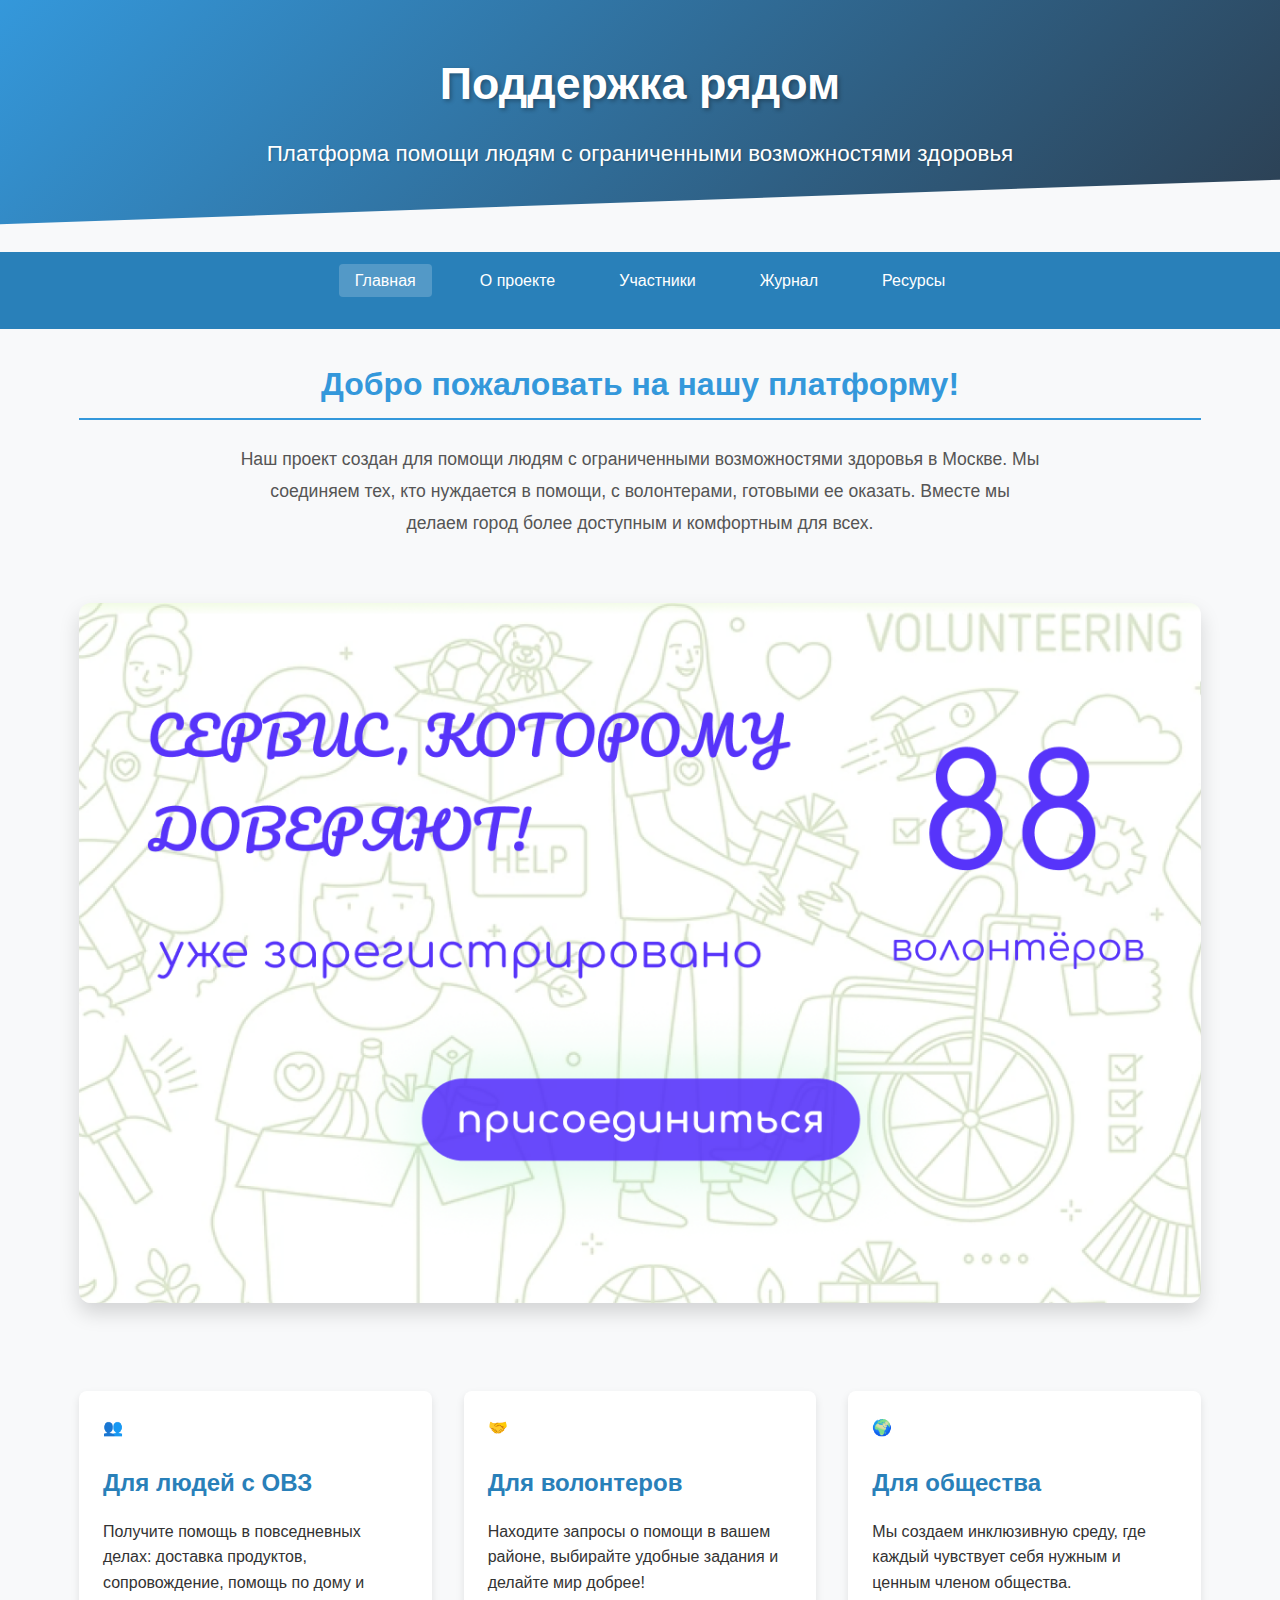
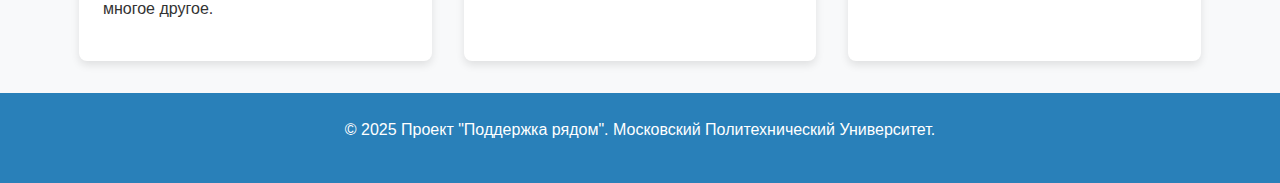
<file: site/index.html>
<!DOCTYPE html>
<html lang="ru">

<head>
	<meta charset="UTF-8">
	<meta name="viewport" content="width=device-width, initial-scale=1.0">
	<title>Поддержка рядом - Главная</title>
	<link rel="stylesheet" href="styles/style.css">
</head>

<body>
	<header>
		<div class="container">
			<h1 class="hero-title">Поддержка рядом</h1>
			<p class="hero-subtitle">Платформа помощи людям с ограниченными возможностями здоровья</p>
		</div>
	</header>

	<nav>
		<div class="container">
			<ul>
				<li><a href="index.html" class="active">Главная</a></li>
				<li><a href="about.html">О проекте</a></li>
				<li><a href="team.html">Участники</a></li>
				<li><a href="journal.html">Журнал</a></li>
				<li><a href="resources.html">Ресурсы</a></li>
			</ul>
		</div>
	</nav>

	<main class="container">
		<section class="intro">
			<h2>Добро пожаловать на нашу платформу!</h2>
			<p class="intro-text">Наш проект создан для помощи людям с ограниченными возможностями здоровья в Москве. Мы соединяем тех, кто нуждается в помощи, с волонтерами, готовыми ее оказать.
				Вместе мы делаем город более доступным и комфортным для всех.</p>
			<img src="images/tm10.png" alt="Волонтер помогает человеку с ограниченными возможностями" class="intro-image">
		</section>

		<section class="features">
			<div class="feature-card">
				<div class="feature-icon">👥</div>
				<h3>Для людей с ОВЗ</h3>
				<p>Получите помощь в повседневных делах: доставка продуктов, сопровождение, помощь по дому и многое другое.</p>
			</div>
			<div class="feature-card">
				<div class="feature-icon">🤝</div>
				<h3>Для волонтеров</h3>
				<p>Находите запросы о помощи в вашем районе, выбирайте удобные задания и делайте мир добрее!</p>
			</div>
			<div class="feature-card">
				<div class="feature-icon">🌍</div>
				<h3>Для общества</h3>
				<p>Мы создаем инклюзивную среду, где каждый чувствует себя нужным и ценным членом общества.</p>
			</div>
		</section>
	</main>

	<footer>
		<div class="container">
			<p>&copy; 2025 Проект "Поддержка рядом". Московский Политехнический Университет.</p>
		</div>
	</footer>
</body>

</html>
</file>
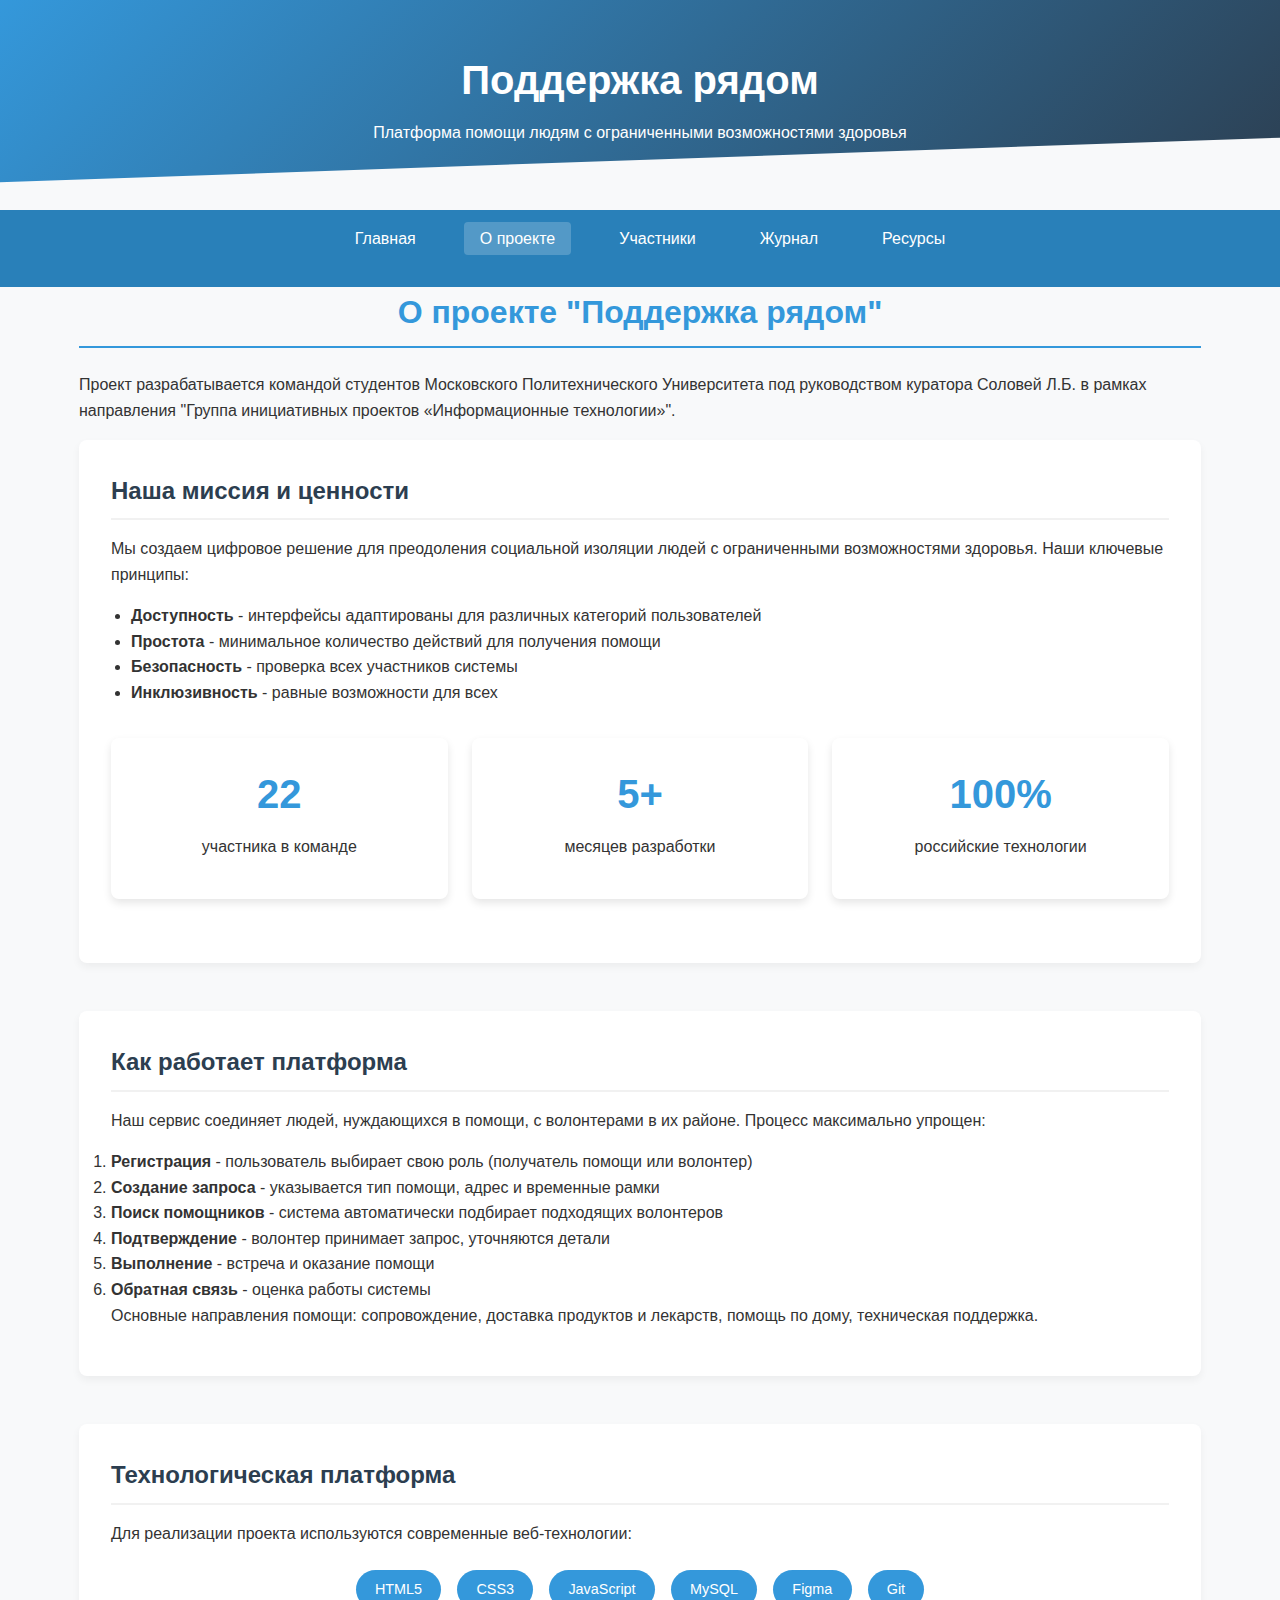
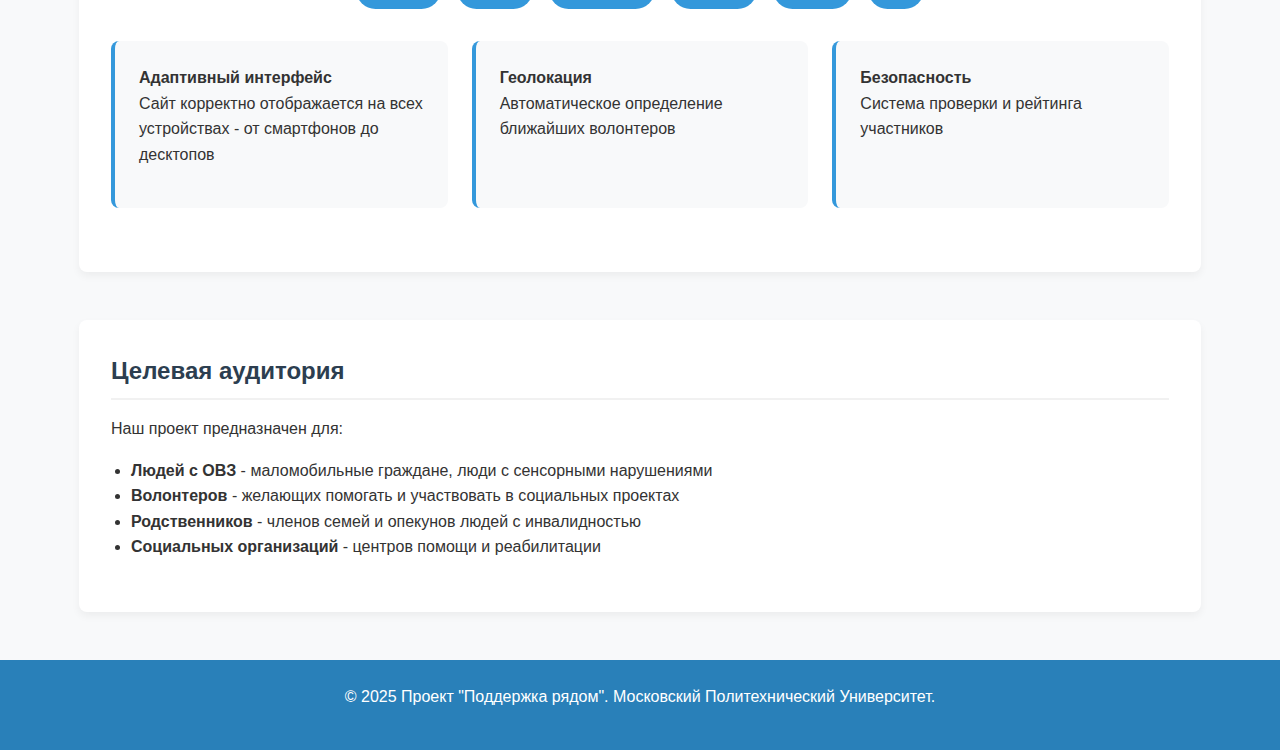
<file: site/about.html>
<!DOCTYPE html>
<html lang="ru">

<head>
	<meta charset="UTF-8">
	<meta name="viewport" content="width=device-width, initial-scale=1.0">
	<title>Поддержка рядом - О проекте</title>
	<link rel="stylesheet" href="styles/style.css">
</head>

<body>
	<header>
		<div class="container">
			<h1>Поддержка рядом</h1>
			<p>Платформа помощи людям с ограниченными возможностями здоровья</p>
		</div>
	</header>

	<nav>
		<div class="container">
			<ul>
				<li><a href="index.html">Главная</a></li>
				<li><a href="about.html" class="active">О проекте</a></li>
				<li><a href="team.html">Участники</a></li>
				<li><a href="journal.html">Журнал</a></li>
				<li><a href="resources.html">Ресурсы</a></li>
			</ul>
		</div>
	</nav>

	<main class="container">
		<section>
			<h2>О проекте "Поддержка рядом"</h2>
			<p>Проект разрабатывается командой студентов Московского Политехнического Университета под руководством куратора Соловей Л.Б. в рамках направления "Группа инициативных проектов
				«Информационные технологии»".</p>

			<article>
				<h3>Наша миссия и ценности</h3>
				<p>Мы создаем цифровое решение для преодоления социальной изоляции людей с ограниченными возможностями здоровья. Наши ключевые принципы:</p>
				<ul>
					<li><strong>Доступность</strong> - интерфейсы адаптированы для различных категорий пользователей</li>
					<li><strong>Простота</strong> - минимальное количество действий для получения помощи</li>
					<li><strong>Безопасность</strong> - проверка всех участников системы</li>
					<li><strong>Инклюзивность</strong> - равные возможности для всех</li>
				</ul>

				<div class="mission-stats">
					<div class="stat-card">
						<div class="stat-number">22</div>
						<p>участника в команде</p>
					</div>
					<div class="stat-card">
						<div class="stat-number">5+</div>
						<p>месяцев разработки</p>
					</div>
					<div class="stat-card">
						<div class="stat-number">100%</div>
						<p>российские технологии</p>
					</div>
				</div>
			</article>

			<article>
				<h3>Как работает платформа</h3>
				<p>Наш сервис соединяет людей, нуждающихся в помощи, с волонтерами в их районе. Процесс максимально упрощен:</p>


				<ol>
					<li><strong>Регистрация</strong> - пользователь выбирает свою роль (получатель помощи или волонтер)</li>
					<li><strong>Создание запроса</strong> - указывается тип помощи, адрес и временные рамки</li>
					<li><strong>Поиск помощников</strong> - система автоматически подбирает подходящих волонтеров</li>
					<li><strong>Подтверждение</strong> - волонтер принимает запрос, уточняются детали</li>
					<li><strong>Выполнение</strong> - встреча и оказание помощи</li>
					<li><strong>Обратная связь</strong> - оценка работы системы</li>
				</ol>

				<p>Основные направления помощи: сопровождение, доставка продуктов и лекарств, помощь по дому, техническая поддержка.</p>
			</article>

			<article>
				<h3>Технологическая платформа</h3>
				<p>Для реализации проекта используются современные веб-технологии:</p>

				<div class="tech-stack">
					<span>HTML5</span>
					<span>CSS3</span>
					<span>JavaScript</span>
					<span>MySQL</span>
					<span>Figma</span>
					<span>Git</span>
				</div>

				<div class="tech-features">
					<div class="tech-feature">
						<h4>Адаптивный интерфейс</h4>
						<p>Сайт корректно отображается на всех устройствах - от смартфонов до десктопов</p>
					</div>
					<div class="tech-feature">
						<h4>Геолокация</h4>
						<p>Автоматическое определение ближайших волонтеров</p>
					</div>
					<div class="tech-feature">
						<h4>Безопасность</h4>
						<p>Система проверки и рейтинга участников</p>
					</div>
				</div>
			</article>

			<article>
				<h3>Целевая аудитория</h3>
				<p>Наш проект предназначен для:</p>
				<ul>
					<li><strong>Людей с ОВЗ</strong> - маломобильные граждане, люди с сенсорными нарушениями</li>
					<li><strong>Волонтеров</strong> - желающих помогать и участвовать в социальных проектах</li>
					<li><strong>Родственников</strong> - членов семей и опекунов людей с инвалидностью</li>
					<li><strong>Социальных организаций</strong> - центров помощи и реабилитации</li>
				</ul>
			</article>
		</section>
	</main>

	<footer>
		<div class="container">
			<p>&copy; 2025 Проект "Поддержка рядом". Московский Политехнический Университет.</p>
		</div>
	</footer>
</body>

</html>
</file>
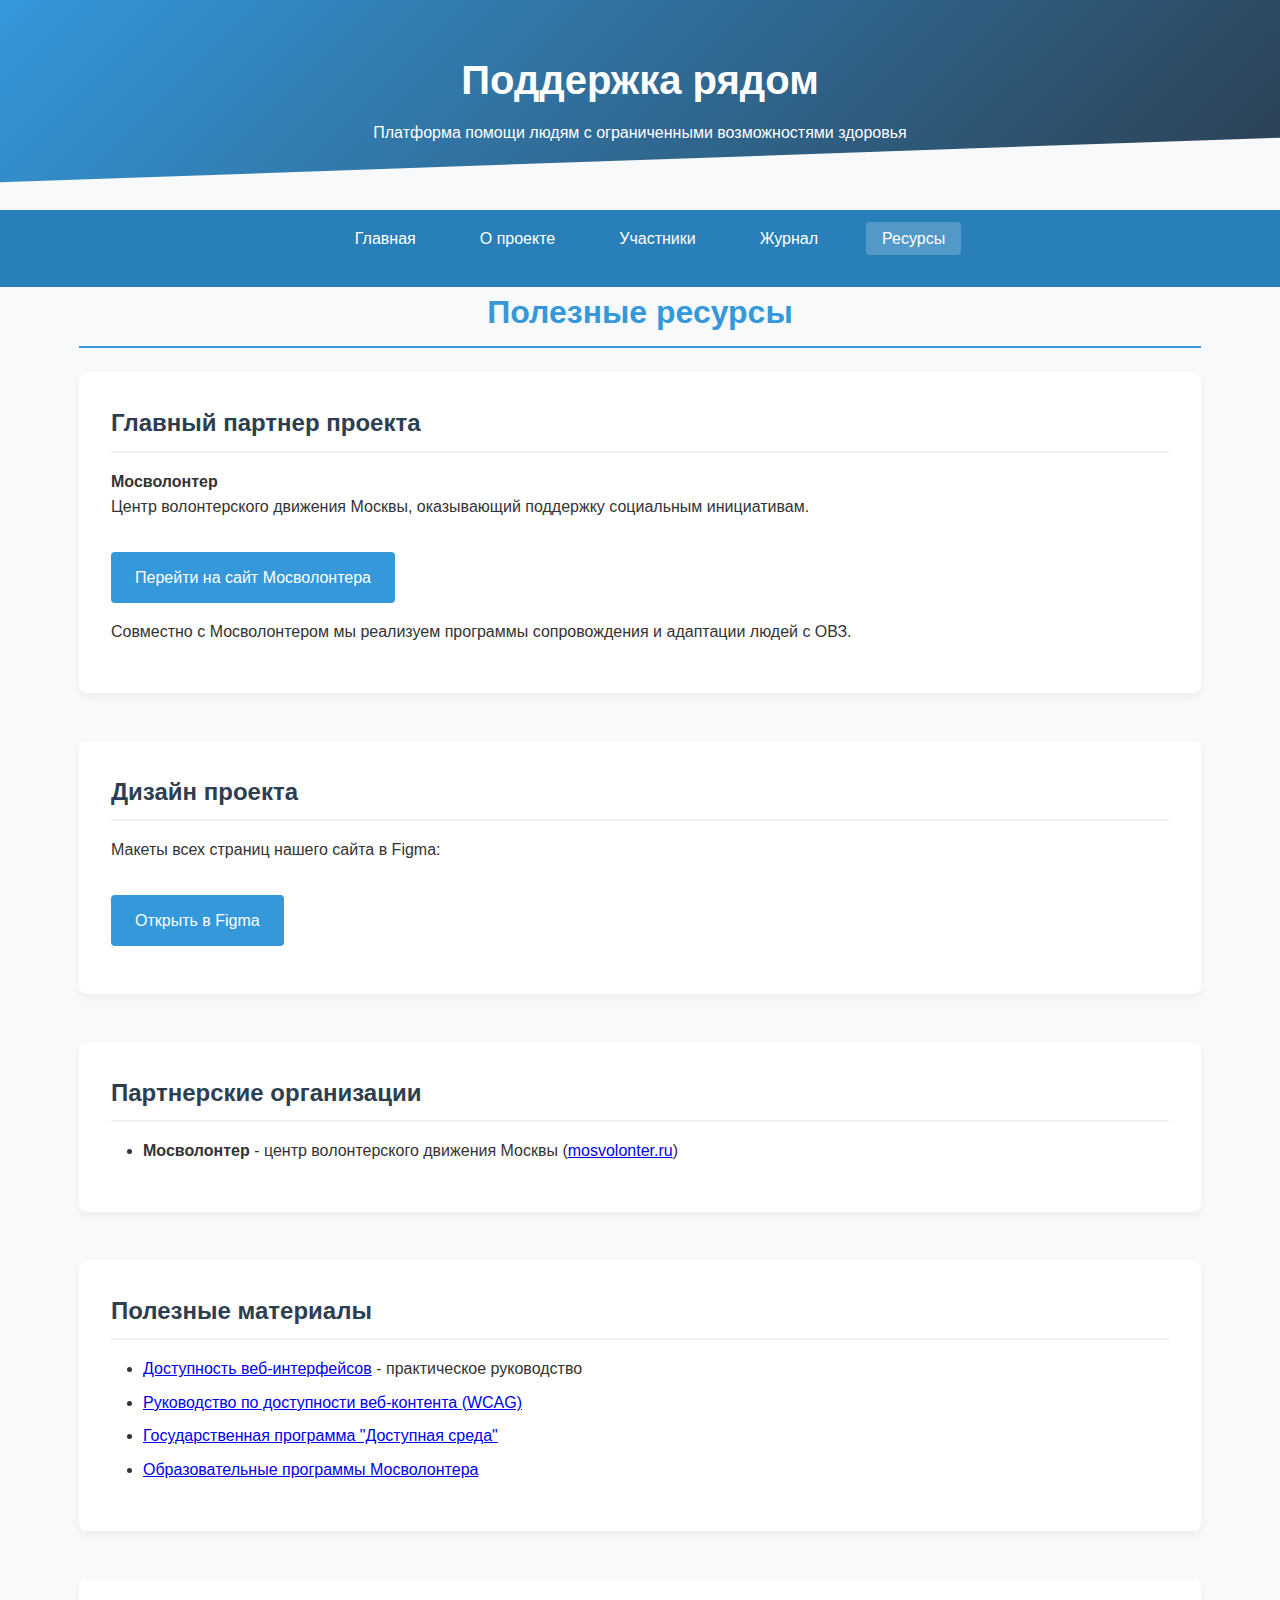
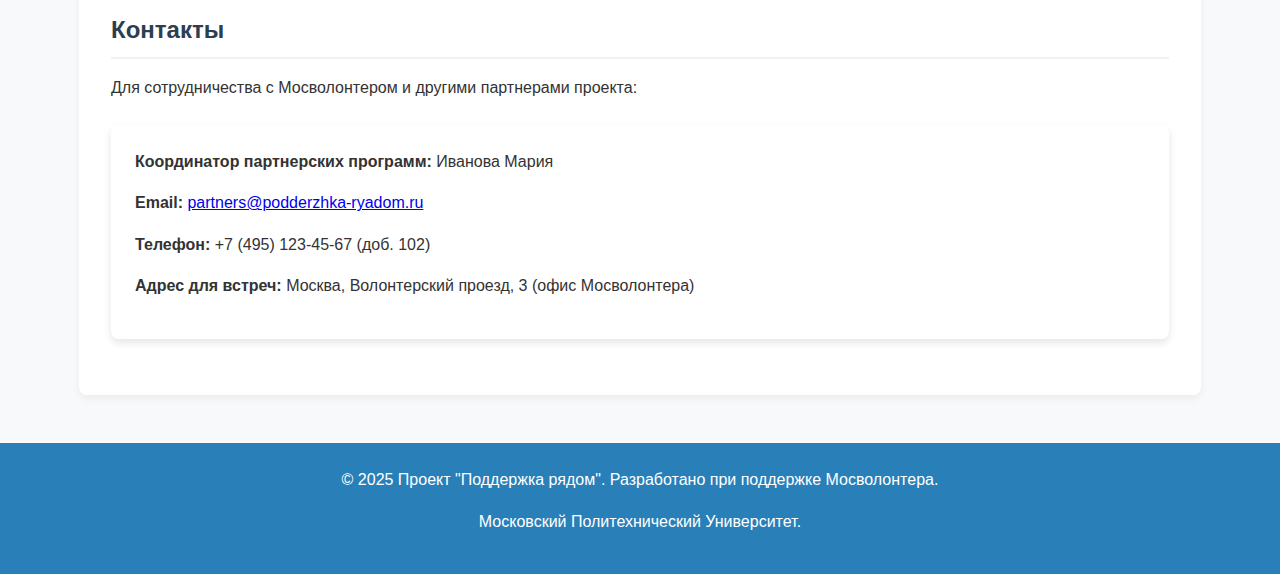
<file: site/resources.html>
<!DOCTYPE html>
<html lang="ru">

<head>
	<meta charset="UTF-8">
	<meta name="viewport" content="width=device-width, initial-scale=1.0">
	<title>Поддержка рядом - Ресурсы</title>
	<link rel="stylesheet" href="styles/style.css">
</head>

<body>
	<header>
		<div class="container">
			<h1>Поддержка рядом</h1>
			<p>Платформа помощи людям с ограниченными возможностями здоровья</p>
		</div>
	</header>

	<nav>
		<div class="container">
			<ul>
				<li><a href="index.html">Главная</a></li>
				<li><a href="about.html">О проекте</a></li>
				<li><a href="team.html">Участники</a></li>
				<li><a href="journal.html">Журнал</a></li>
				<li><a href="resources.html" class="active">Ресурсы</a></li>
			</ul>
		</div>
	</nav>

	<main class="container">
		<section>
			<h2>Полезные ресурсы</h2>

			<article>
				<h3>Главный партнер проекта</h3>
				<div class="partner-highlight">
					<h4>Мосволонтер</h4>
					<p>Центр волонтерского движения Москвы, оказывающий поддержку социальным инициативам.</p>
					<a href="https://mosvolonter.ru" class="resource-link" target="_blank">Перейти на сайт Мосволонтера</a>
					<p>Совместно с Мосволонтером мы реализуем программы сопровождения и адаптации людей с ОВЗ.</p>
				</div>
			</article>

			<article>
				<h3>Дизайн проекта</h3>
				<p>Макеты всех страниц нашего сайта в Figma:</p>
				<a href="https://www.figma.com/design/6GBiugGWMh3fwpYS8xzTNl/Untitled?node-id=0-1&p=f&t=wnIDRHpBRuqskFXz-0" class="resource-link" target="_blank">Открыть в Figma</a>
			</article>

			<article>
				<h3>Партнерские организации</h3>
				<ul class="resource-list">
					<li><strong>Мосволонтер</strong> - центр волонтерского движения Москвы (<a href="https://mosvolonter.ru" target="_blank">mosvolonter.ru</a>)</li>

				</ul>
			</article>

			<article>
				<h3>Полезные материалы</h3>
				<ul class="resource-list">
					<li><a href="https://habr.com/ru/articles/436880/" target="_blank">Доступность веб-интерфейсов</a> - практическое руководство</li>
					<li><a href="https://www.w3.org/WAI/standards-guidelines/wcag/ru" target="_blank">Руководство по доступности веб-контента (WCAG)</a></li>
					<li><a href="https://минтруд.рф/docs/1512" target="_blank">Государственная программа "Доступная среда"</a></li>
					<li><a href="https://mosvolonter.ru/education" target="_blank">Образовательные программы Мосволонтера</a></li>
				</ul>
			</article>

			<article>
				<h3>Контакты</h3>
				<p>Для сотрудничества с Мосволонтером и другими партнерами проекта:</p>
				<div class="contacts">
					<p><strong>Координатор партнерских программ:</strong> Иванова Мария</p>
					<p><strong>Email:</strong> <a href="mailto:partners@podderzhka-ryadom.ru">partners@podderzhka-ryadom.ru</a></p>
					<p><strong>Телефон:</strong> +7 (495) 123-45-67 (доб. 102)</p>
					<p><strong>Адрес для встреч:</strong> Москва, Волонтерский проезд, 3 (офис Мосволонтера)</p>
				</div>
			</article>
		</section>
	</main>

	<footer>
		<div class="container">
			<p>&copy; 2025 Проект "Поддержка рядом". Разработано при поддержке Мосволонтера.</p>
			<p>Московский Политехнический Университет.</p>
		</div>
	</footer>
</body>

</html>
</file>
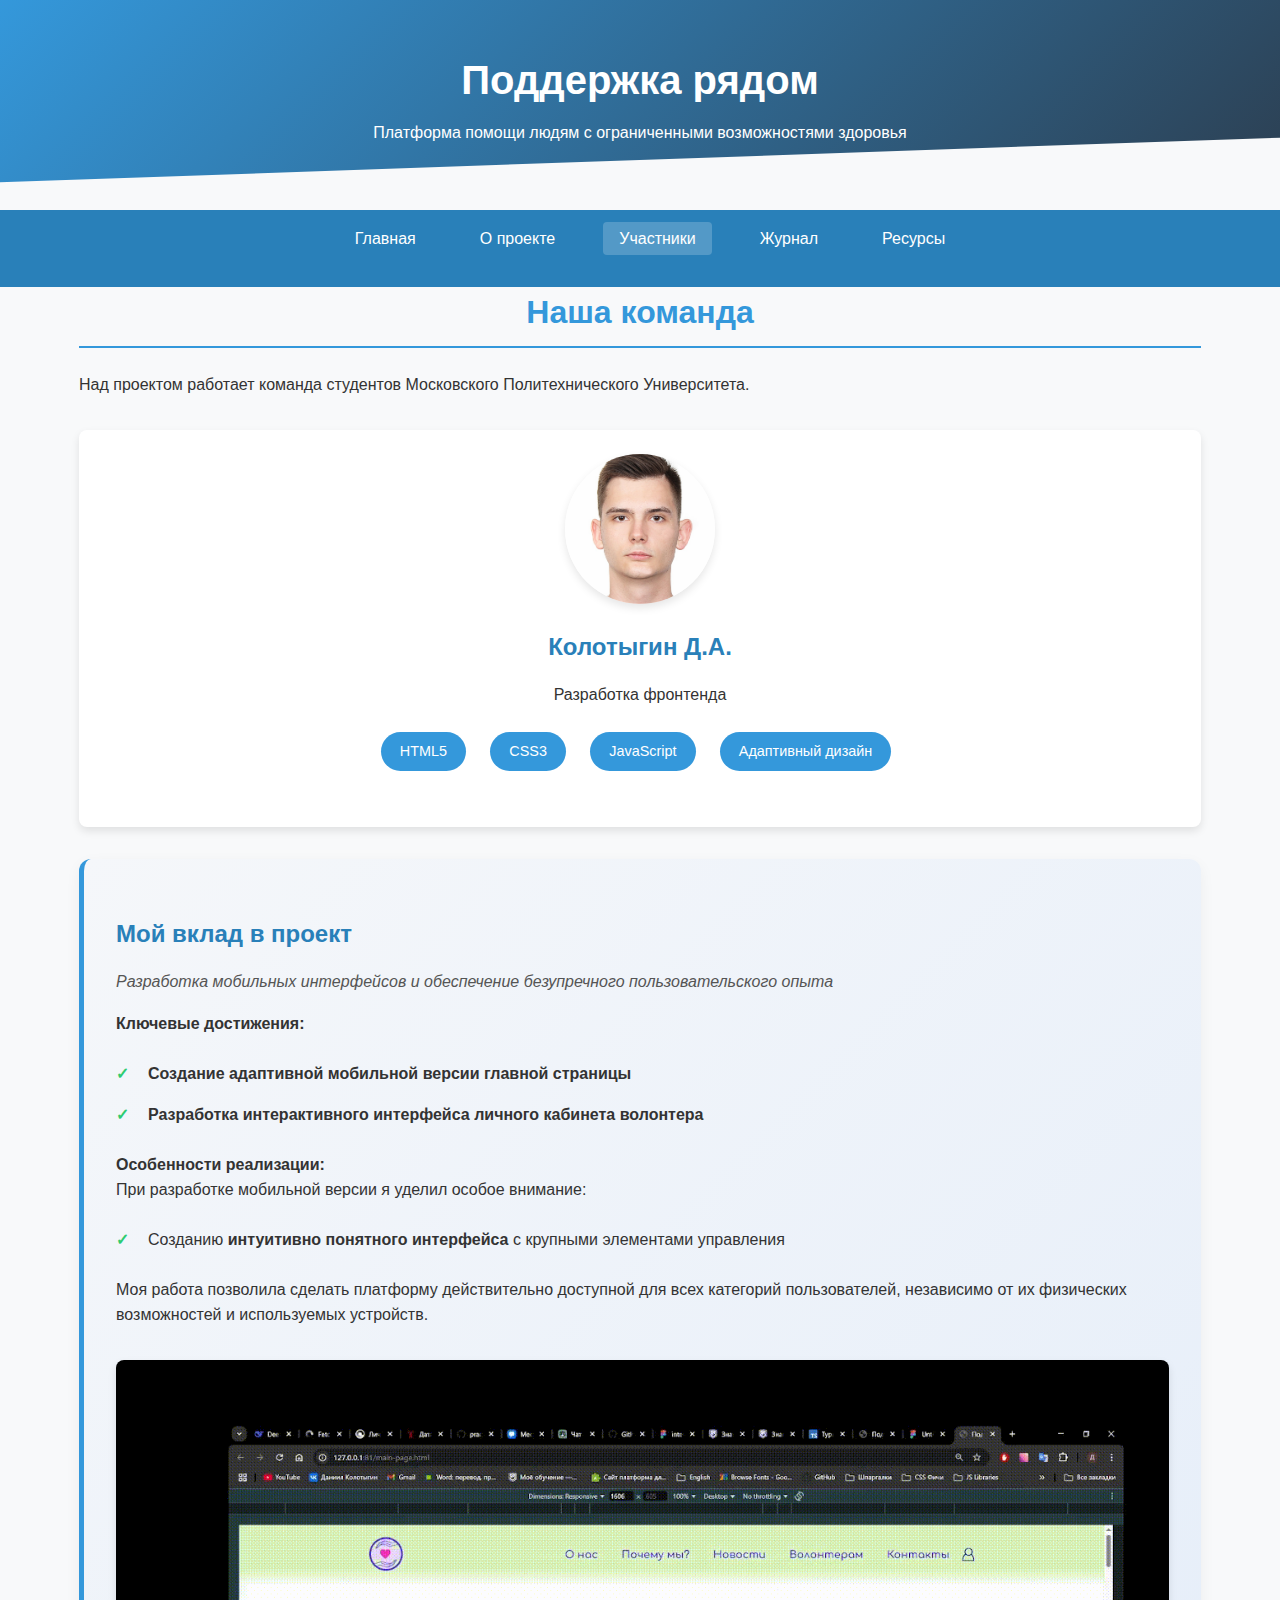
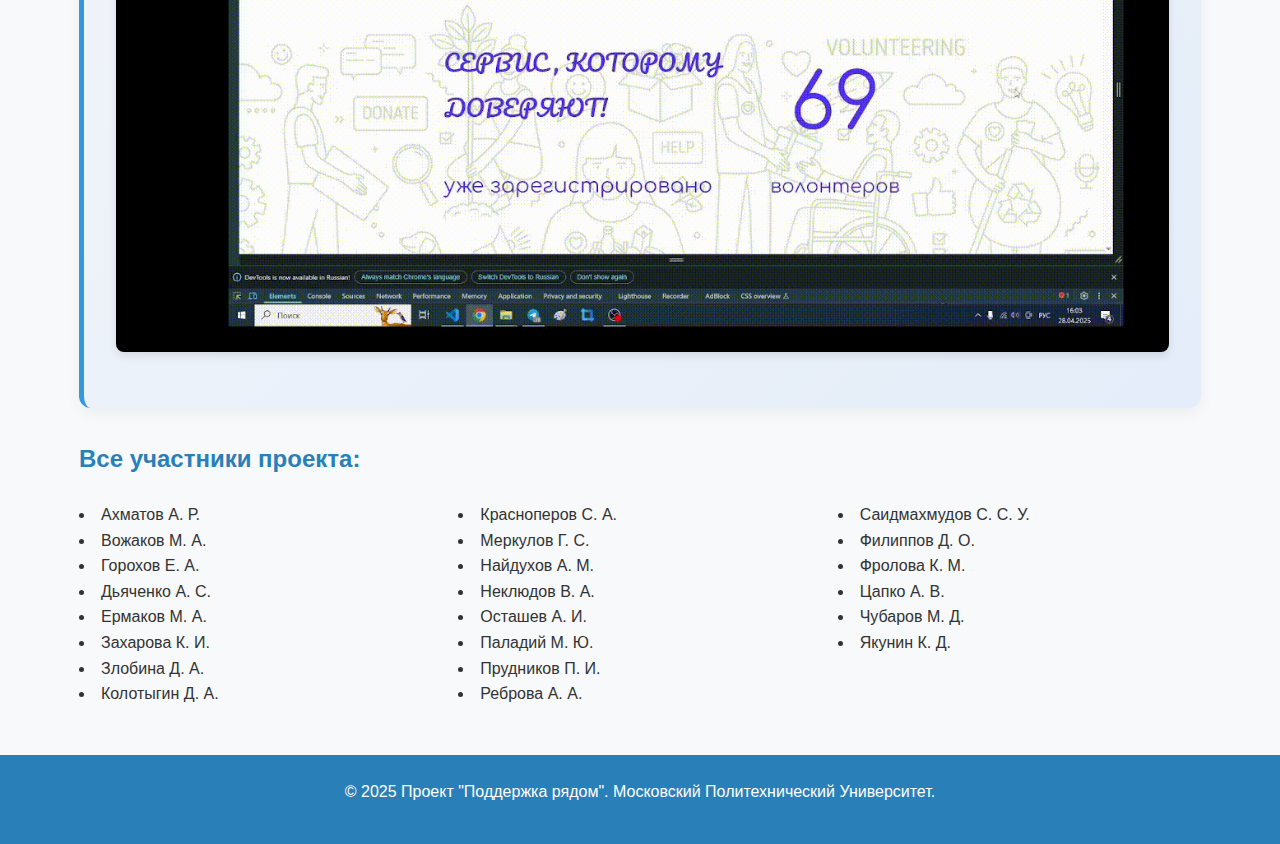
<file: site/team.html>
<!DOCTYPE html>
<html lang="ru">

<head>
	<meta charset="UTF-8">
	<meta name="viewport" content="width=device-width, initial-scale=1.0">
	<title>Поддержка рядом - Участники</title>
	<link rel="stylesheet" href="styles/style.css">
</head>

<body>
	<header>
		<div class="container">
			<h1>Поддержка рядом</h1>
			<p>Платформа помощи людям с ограниченными возможностями здоровья</p>
		</div>
	</header>

	<nav>
		<div class="container">
			<ul>
				<li><a href="index.html">Главная</a></li>
				<li><a href="about.html">О проекте</a></li>
				<li><a href="team.html" class="active">Участники</a></li>
				<li><a href="journal.html">Журнал</a></li>
				<li><a href="resources.html">Ресурсы</a></li>
			</ul>
		</div>
	</nav>

	<main class="container">
		<section>
			<h2>Наша команда</h2>
			<p>Над проектом работает команда студентов Московского Политехнического Университета.</p>

			<div class="team-grid">
				<div class="team-member">
					<img src="images/avatar1.jpg" alt="Фронтенд-разработчик">
					<h3>Колотыгин Д.А.</h3>
					<p class="role">Разработка фронтенда</p>
					<div class="tech-stack">
						<span class="tech-badge">HTML5</span>
						<span class="tech-badge">CSS3</span>
						<span class="tech-badge">JavaScript</span>
						<span class="tech-badge">Адаптивный дизайн</span>
					</div>
				</div>
			</div>

			<div class="member-highlight">
				<h3>Мой вклад в проект</h3>
				<p class="role-description">Разработка мобильных интерфейсов и обеспечение безупречного пользовательского опыта</p>

				<h4>Ключевые достижения:</h4>
				<ul class="contribution-list">
					<li><strong>Создание адаптивной мобильной версии главной страницы</strong></li>
					<li><strong>Разработка интерактивного интерфейса личного кабинета волонтера</strong></li>

				</ul>

				<h4>Особенности реализации:</h4>
				<p>При разработке мобильной версии я уделил особое внимание:</p>
				<ul class="contribution-list">
					<li>Созданию <strong>интуитивно понятного интерфейса</strong> с крупными элементами управления</li>
				</ul>

				<p>Моя работа позволила сделать платформу действительно доступной для всех категорий пользователей, независимо от их физических возможностей и используемых устройств.</p>
				<img src="images/adaptiv.gif" alt="Результат работы">
			</div>

			<h3>Все участники проекта:</h3>
			<ul class="full-team-list">
				<li>Ахматов А. Р.</li>
				<li>Вожаков М. А.</li>
				<li>Горохов Е. А.</li>
				<li>Дьяченко А. С.</li>
				<li>Ермаков М. А.</li>
				<li>Захарова К. И.</li>
				<li>Злобина Д. А.</li>
				<li>Колотыгин Д. А.</li>
				<li>Красноперов С. А.</li>
				<li>Меркулов Г. С.</li>
				<li>Найдухов А. М.</li>
				<li>Неклюдов В. А.</li>
				<li>Осташев А. И.</li>
				<li>Паладий М. Ю.</li>
				<li>Прудников П. И.</li>
				<li>Реброва А. А.</li>
				<li>Саидмахмудов С. С. У.</li>
				<li>Филиппов Д. О.</li>
				<li>Фролова К. М.</li>
				<li>Цапко А. В.</li>
				<li>Чубаров М. Д.</li>
				<li>Якунин К. Д.</li>
			</ul>
		</section>
	</main>

	<footer>
		<div class="container">
			<p>&copy; 2025 Проект "Поддержка рядом". Московский Политехнический Университет.</p>
		</div>
	</footer>
</body>


</html>
</file>
<file: site/styles/style.css>
/* Основные стили */
:root {
    --primary-color: #3498db;
    --secondary-color: #2980b9;
    --background-color: #f8f9fa;
    --text-color: #333;
    --light-text: #fff;
    --border-color: #ddd;
    --card-shadow: 0 4px 8px rgba(0, 0, 0, 0.1);
}

* {
    margin: 0;
    padding: 0;
    box-sizing: border-box;
}

body {
    font-family: 'Segoe UI', Tahoma, Geneva, Verdana, sans-serif;
    line-height: 1.6;
    color: var(--text-color);
    background-color: var(--background-color);
}

.container {
    width: 90%;
    max-width: 1200px;
    margin: 0 auto;
    padding: 0 15px;
}

/* Шапка */
header {
    background-color: var(--primary-color);
    color: var(--light-text);
    padding: 2rem 0;
    text-align: center;
}

header h1 {
    font-size: 2.5rem;
    margin-bottom: 0.5rem;
}

/* Навигация */
nav {
    background-color: var(--secondary-color);
    padding: 1rem 0;
    position: sticky;
    top: 0;
    z-index: 100;
}

ul {
	margin-left: 20px;
	margin-bottom: 20px;
}

nav ul {
    display: flex;
    justify-content: center;
    list-style: none;
}

nav li {
    margin: 0 1rem;
}

nav a {
    color: var(--light-text);
    text-decoration: none;
    font-weight: 500;
    padding: 0.5rem 1rem;
    border-radius: 4px;
    transition: background-color 0.3s;
}

nav a:hover, nav a.active {
    background-color: rgba(255, 255, 255, 0.2);
}

/* Основное содержимое */
main {
    padding: 2rem 0;
}

section {
    margin-bottom: 3rem;
}

h2 {
    color: var(--primary-color);
    margin-bottom: 1.5rem;
    font-size: 2rem;
    border-bottom: 2px solid var(--primary-color);
    padding-bottom: 0.5rem;
	text-align: center;
}

h3 {
    color: var(--secondary-color);
    margin: 1.5rem 0 1rem;
    font-size: 1.5rem;
}

p {
    margin-bottom: 1rem;
}

img {
    max-width: 100%;
    height: auto;
    border-radius: 8px;
    margin: 1rem 0;
    box-shadow: var(--card-shadow);
}

/* Карточки на главной */
.features {
    display: grid;
    grid-template-columns: repeat(auto-fit, minmax(300px, 1fr));
    gap: 2rem;
    margin: 2rem 0;
}

.feature-card {
    background-color: white;
    padding: 1.5rem;
    border-radius: 8px;
    box-shadow: var(--card-shadow);
    transition: transform 0.3s;
}

.feature-card:hover {
    transform: translateY(-5px);
}

/* Команда */
.team-grid {
    display: grid;
    grid-template-columns: repeat(auto-fit, minmax(250px, 1fr));
    gap: 2rem;
    margin: 2rem 0;
}

.team-member {
    background-color: white;
    padding: 1.5rem;
    border-radius: 8px;
    box-shadow: var(--card-shadow);
    text-align: center;
}

.team-member img {
    width: 150px;
    height: 150px;
    border-radius: 50%;
    object-fit: cover;
    margin: 0 auto 1rem;
    display: block;
}

.full-team-list {
    columns: 3;
    list-style-position: inside;
    margin: 1.5rem 0;
}

/* Журнал */
.journal-entry {
    background-color: white;
    padding: 1.5rem;
    border-radius: 8px;
    box-shadow: var(--card-shadow);
    margin-bottom: 2rem;
}

.journal-date {
    color: var(--secondary-color);
    font-weight: bold;
    margin-bottom: 0.5rem;
}

.journal-author {
    font-style: italic;
    text-align: right;
    margin-top: 1rem;
    color: #666;
}

/* Ресурсы */
.resource-link {
    display: inline-block;
    background-color: var(--primary-color);
    color: white;
    padding: 0.8rem 1.5rem;
    border-radius: 4px;
    text-decoration: none;
    margin: 1rem 0;
    transition: background-color 0.3s;
}

.resource-link:hover {
    background-color: var(--secondary-color);
}

.resource-list {
    margin: 1rem 0 1rem 2rem;
}

.resource-list li {
    margin-bottom: 0.5rem;
}

.hero-title {
	font-size: 2.8rem;
	margin-bottom: 1rem;
	color: #fff;
	text-shadow: 2px 2px 4px rgba(0, 0, 0, 0.3);
	animation: fadeIn 1.5s ease-in-out;
}

.hero-subtitle {
	font-size: 1.4rem;
	color: #fff;
	text-shadow: 1px 1px 2px rgba(0, 0, 0, 0.2);
	margin-bottom: 2rem;
}

.intro-image {
	width: 100%;
	max-height: 700px;
	object-fit: cover;
	border-radius: 12px;
	box-shadow: 0 10px 20px rgba(0, 0, 0, 0.15);
	margin: 2rem 0;
	transition: transform 0.3s ease, box-shadow 0.3s ease;
}

.intro-image:hover {
	transform: scale(1.02);
	box-shadow: 0 15px 30px rgba(0, 0, 0, 0.2);
}

.intro {
	padding-top: 30px;
}

@keyframes fadeIn {
	from { opacity: 0; transform: translateY(20px); }
	to { opacity: 1; transform: translateY(0); }
}

header {
	background: linear-gradient(135deg, #3498db, #2c3e50);
	padding: 3rem 0;
	text-align: center;
	position: relative;
	overflow: hidden;
}

header::after {
	content: '';
	position: absolute;
	bottom: -50px;
	left: 0;
	right: 0;
	height: 100px;
	background: #f8f9fa;
	transform: skewY(-2deg);
	z-index: 1;
}

.contacts {
    background-color: white;
    padding: 1.5rem;
    border-radius: 8px;
    box-shadow: var(--card-shadow);
    margin: 1.5rem 0;
}

.contact-map {
    width: 100%;
    max-height: 400px;
    object-fit: cover;
}

/* Технологии */
.tech-stack {
    display: flex;
    flex-wrap: wrap;
	justify-content: center;

    gap: 1rem;
    margin: 1rem 0;
}

.tech-stack span {
    background-color: var(--primary-color);
    color: white;
    padding: 0.5rem 1rem;
    border-radius: 20px;
    font-size: 0.9rem;
}

/* Подвал */
footer {
    background-color: var(--secondary-color);
    color: var(--light-text);
    text-align: center;
    padding: 1.5rem 0;
    margin-top: 2rem;
}

/* Адаптивность */
@media (max-width: 768px) {
    nav ul {
        flex-direction: column;
        align-items: center;
    }
    
    nav li {
        margin: 0.5rem 0;
    }
    
    .full-team-list {
        columns: 2;
    }
}

@media (max-width: 480px) {
    header h1 {
        font-size: 2rem;
    }
    
    .full-team-list {
        columns: 1;
    }
}

.intro-text {
    font-size: 1.1rem;
    line-height: 1.8;
    color: #555;
    max-width: 800px;
    margin: 0 auto 2rem;
    text-align: center;
}

.member-highlight {
	background: linear-gradient(135deg, #f5f7fa 0%, #e4edf9 100%);
	border-radius: 12px;
	padding: 2rem;
	margin: 2rem 0;
	border-left: 5px solid #3498db;
	box-shadow: 0 5px 15px rgba(0,0,0,0.05);
}

.contribution-list {
	list-style-type: none;
	margin: 1.5rem 0;
}

.contribution-list li {
	position: relative;
	padding-left: 2rem;
	margin-bottom: 1rem;
	line-height: 1.6;
}

.contribution-list li:before {
	content: "✓";
	color: #2ecc71;
	font-weight: bold;
	position: absolute;
	left: 0;
}

.tech-badge {
	display: inline-block;
	background-color: #3498db;
	color: white;
	padding: 0.3rem 0.8rem;
	border-radius: 20px;
	font-size: 0.8rem;
	margin-right: 0.5rem;
	margin-bottom: 0.5rem;
}

.role-description {
	font-style: italic;
	color: #555;
	margin: 1rem 0;
}

.tech-stack {
    display: flex;
    flex-wrap: wrap;
    gap: 1rem;
    margin: 1.5rem 0;
}

.tech-stack span {
    background-color: #3498db;
    color: white;
    padding: 0.5rem 1.2rem;
    border-radius: 20px;
    font-size: 0.9rem;
}

article {
    margin-bottom: 3rem;
    background: white;
    padding: 2rem;
    border-radius: 8px;
    box-shadow: 0 4px 8px rgba(0,0,0,0.05);
}

article h3 {
    color: #2c3e50;
    margin-top: 0;
    padding-bottom: 0.5rem;
    border-bottom: 2px solid #f1f1f1;
}

.mission-stats {
	display: grid;
	grid-template-columns: repeat(auto-fit, minmax(200px, 1fr));
	gap: 1.5rem;
	margin: 2rem 0;
}

.stat-card {
	background: white;
	padding: 1.5rem;
	border-radius: 8px;
	box-shadow: 0 4px 8px rgba(0,0,0,0.1);
	text-align: center;
}

.stat-number {
	font-size: 2.5rem;
	font-weight: bold;
	color: #3498db;
	margin-bottom: 0.5rem;
}

.workflow-diagram {
	max-width: 800px;
	margin: 2rem auto;
	border-radius: 8px;
	box-shadow: 0 5px 15px rgba(0,0,0,0.1);
}

.tech-features {
	display: grid;
	grid-template-columns: repeat(auto-fit, minmax(250px, 1fr));
	gap: 1.5rem;
	margin: 2rem 0;
}

.tech-feature {
	background: #f8f9fa;
	padding: 1.5rem;
	border-radius: 8px;
	border-left: 4px solid #3498db;
}

.image-gallery {
	display: grid;
	grid-template-columns: repeat(auto-fit, minmax(300px, 1fr));
	gap: 1.5rem;
	margin: 2rem 0;
}

.gallery-item {
	position: relative;
	border-radius: 8px;
	overflow: hidden;
	box-shadow: 0 4px 8px rgba(0,0,0,0.1);
	transition: transform 0.3s ease, box-shadow 0.3s ease;
}

.journal-entry:first-of-type .gallery-item img {
	height: 250px !important;
}

.gallery-item:hover {
	transform: translateY(-5px);
	box-shadow: 0 8px 16px rgba(0,0,0,0.15);
}

.gallery-item img {
	width: 100%;
	height: 550px;
	object-fit: cover;
	display: block;
}

.gallery-caption {
	position: absolute;
	bottom: 0;
	left: 0;
	right: 0;
	background: rgba(0,0,0,0.7);
	color: white;
	padding: 0.8rem;
	font-size: 0.9rem;
	text-align: center;
}

/* Улучшенные стили для статей */
.journal-entry {
	background: white;
	border-radius: 12px;
	padding: 2rem;
	margin-bottom: 3rem;
	box-shadow: 0 5px 15px rgba(0,0,0,0.05);
}

.journal-entry h3 {
	color: #2c3e50;
	margin-bottom: 1rem;
	font-size: 1.5rem;
}

.journal-date {
	display: inline-block;
	background: #3498db;
	color: white;
	padding: 0.3rem 1rem;
	border-radius: 20px;
	margin-bottom: 1rem;
	font-size: 0.9rem;
}

.journal-author {
	font-style: italic;
	text-align: right;
	margin-top: 1.5rem;
	color: #7f8c8d;
	font-size: 0.9rem;
}
</file>
